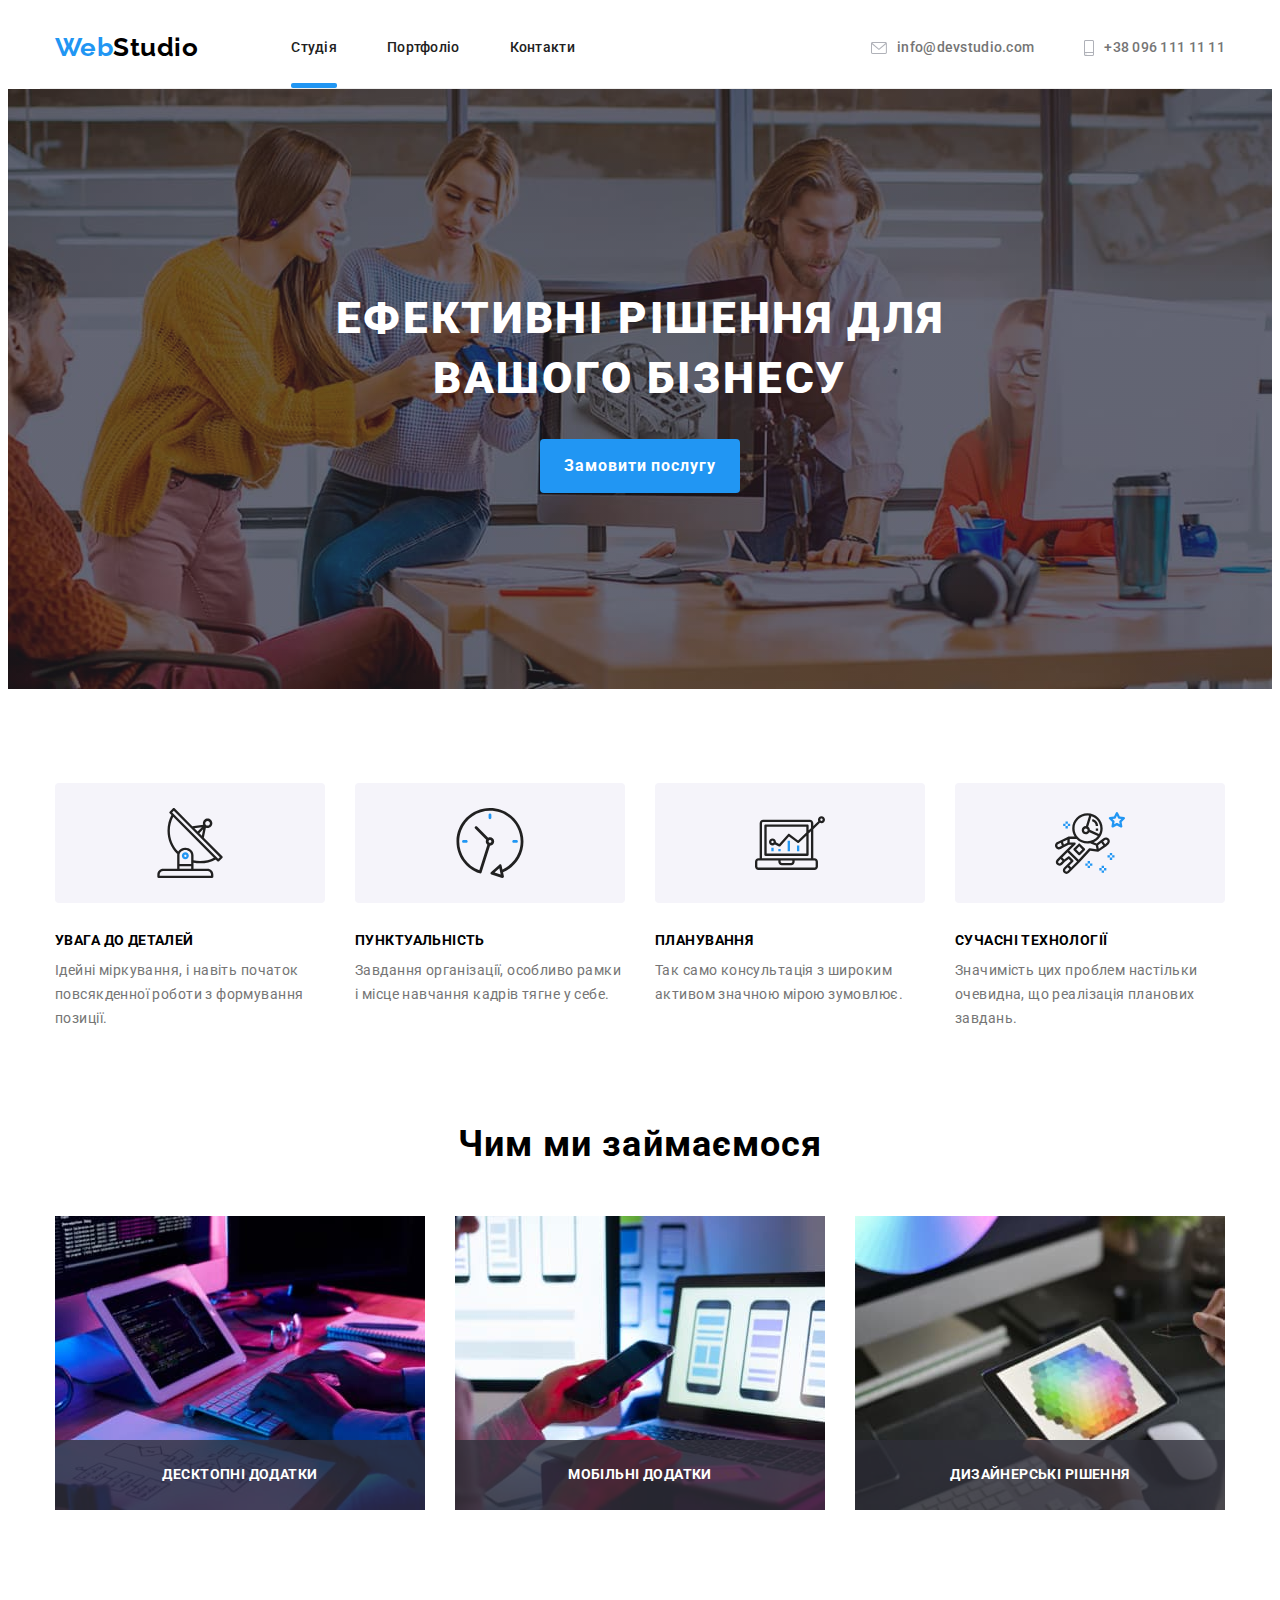
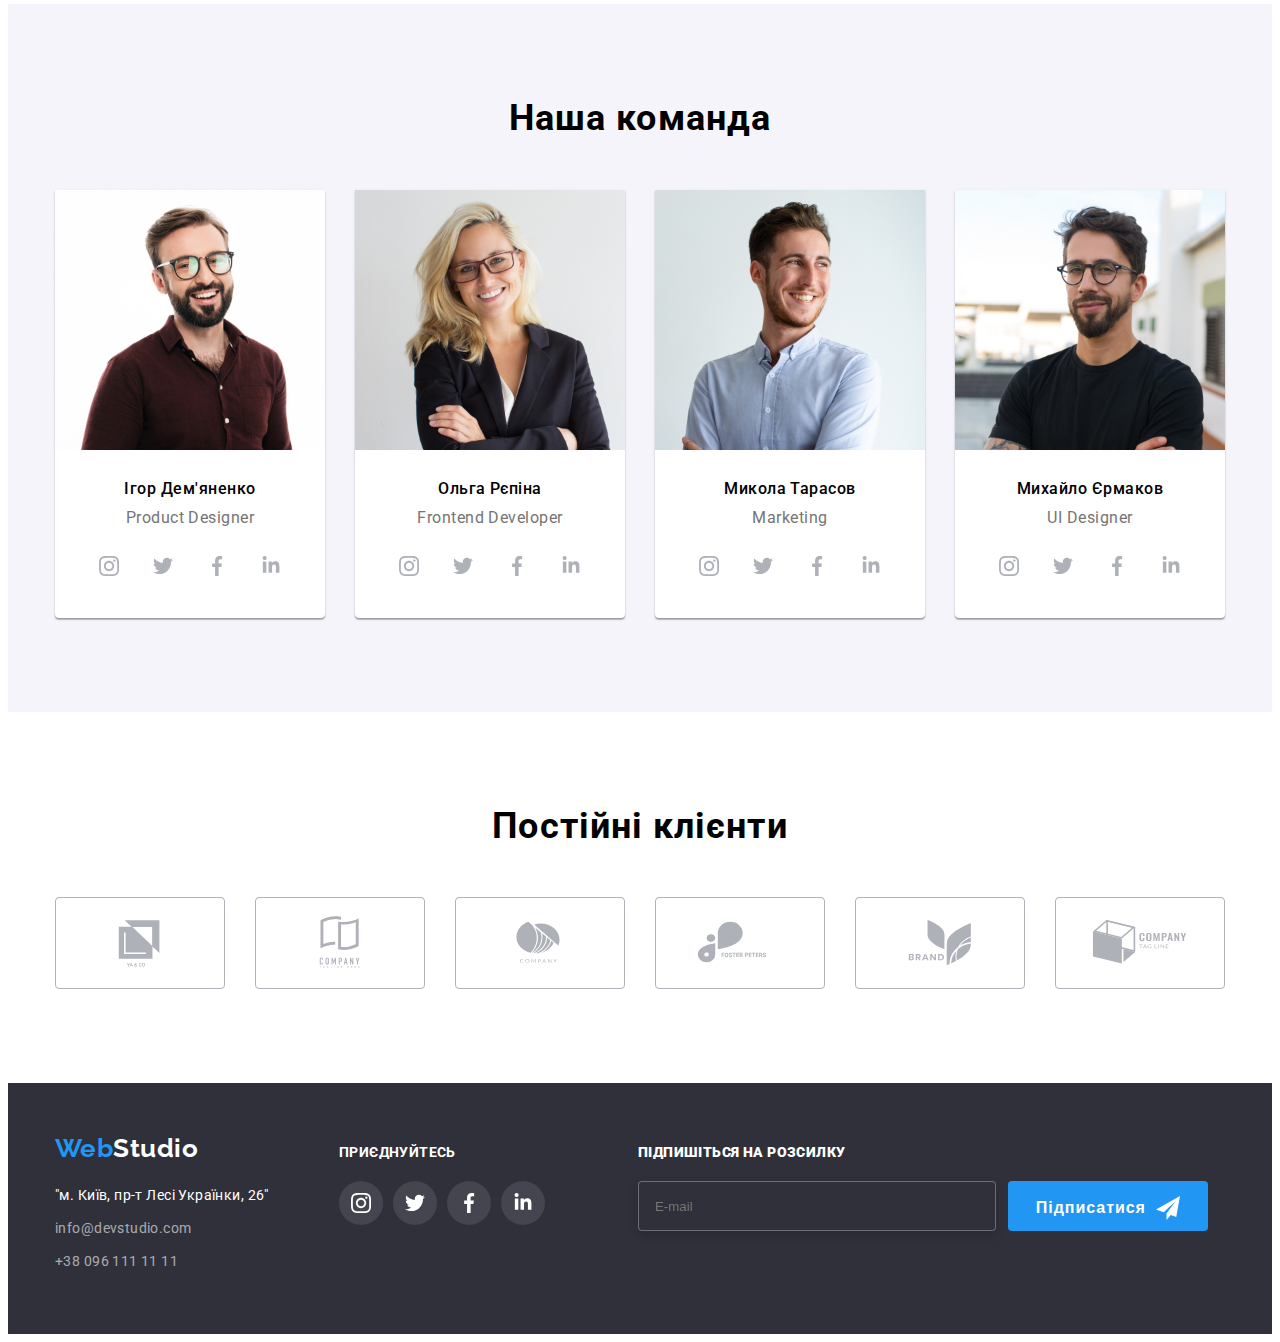
<file: index.html>
<!DOCTYPE html>
<html lang="en">
<head>
    <meta charset="UTF-8">
    <meta http-equiv="X-UA-Compatible" content="IE=edge">
    <meta name="viewport" content="width=device-width, initial-scale=1.0">
    <link href="https://fonts.googleapis.com/css2?family=Raleway:wght@700&family=Roboto:wght@400;500;700;900&display=swap" 
    rel="stylesheet">
    <link rel="stylesheet" href="https://cdnjs.cloudflare.com/ajax/libs/modern-normalize/1.1.0/modern-normalize.min.css" integrity="sha512-wpPYUAdjBVSE4KJnH1VR1HeZfpl1ub8YT/NKx4PuQ5NmX2tKuGu6U/JRp5y+Y8XG2tV+wKQpNHVUX03MfMFn9Q==" crossorigin="anonymous" referrerpolicy="no-referrer" />
    <link rel="stylesheet" href="./css/main.min.css">
    <title>Студія</title>
</head>
<body>
    <!-- Шапка сайту -->
    <header class="page-header">
        
            <nav class=" container main-nav">
            <a href="./index.html" class="logo"><span class="logo__blue">Web</span>Studio</a> 
            <ul class="site-nav list">
                <li class="item"><a href="./index.html"  class="link main-nav-link">Студія</a></li>
                <li class="item"><a href="./portfolio.html" class="link ">Портфоліо</a></li>
                <li class="item"><a href="" class="link ">Контакти</a></li>

            </ul>
            <ul class="auth-nav list">
                <li class="item">
                    <a href="mailto:info@devstudio.com"class="link">
                    <svg
                    class="mail-icons"
                    width="20px"
                    hight="20px">
                        <use href="./images/icons.svg#icon-mail"></use>
                    </svg>
                    info@devstudio.com
                    </a>
                </li>
                <li class="item">
                    <a href="tel:+380961111111" class="link">
                        <svg
                        class="smartphone-icons"
                        width="20px"
                        hight="20px">
                            <use href="./images/icons.svg#icon-smartphone"></use>
                        </svg>   
                        +38 096 111 11 11    
                </a>
                </li>
            </ul>
            </nav>
        
    </header>
    <main>
        <!-- Герой -->
<section class="hero">
    <div class="container">
        <h1 class="hero__titel">Ефективні рішення для <br> вашого бізнесу</h1>
        <button data-modal-open type="button" class="button secondary">Замовити послугу</button>
    </div>
</section>
<!-- Features -->
<section class="section section-features">
    <!-- Hidden titel-->
    <div class="container">
    <h2 class="section-titel visually-hidden">Наші переваги</h2>
    <ul class="list features-list">
        <li class="item">
            <div class="featers-items">
                <svg
                        class="features-links-icons" width="70px" hight="70px">
                        <use href="./images/icons.svg#icon-antenna"></use>
                </svg>
            </div>
            <h3 class="section-titel titel-features">УВАГА ДО ДЕТАЛЕЙ</h3>
            <p class="features">Ідейні міркування, і навіть початок повсякденної роботи з формування позиції.</p>
        </li>
        <li class="item">
            <div class="featers-items">
                <svg
                        class="features-links-icons" width="70px" hight="70px">
                        <use href="./images/icons.svg#icon-clock"></use>
                </svg>
            </div>
            <h3 class="section-titel titel-features">ПУНКТУАЛЬНІСТЬ</h3>
            <p class="features">Завдання організації, особливо рамки і місце навчання кадрів тягне у себе.</p>
        </li>
        <li class="item">
            <div class="featers-items">
                <svg
                        class="features-links-icons" width="70px" hight="70px">
                        <use href="./images/icons.svg#icon-diagram"></use>
                </svg>
            </div>
            <h3 class="section-titel titel-features">ПЛАНУВАННЯ</h3>
            <p class="features">Так само консультація з широким активом значною мірою зумовлює.</p>
        </li>
        <li class="item">
            <div class="featers-items">
                <svg
                        class="features-links-icons" width="70px" hight="70px">
                        <use href="./images/icons.svg#icon-astronaut"></use>
                </svg>
            </div>
            <h3 class="section-titel titel-features">СУЧАСНІ ТЕХНОЛОГІЇ</h3>
            <p class="features">Значимість цих проблем настільки очевидна, що реалізація планових завдань.</p>
        </li>
    </ul>
    </div>  
</section>
<!-- Work -->
<section class="section nopadding-section">
    <div class="container">
    <h2 class="section-titel h2-titel">Чим ми займаємося</h2>
    <ul class="list list-work">
        <div class="list-work-items">
            <li >
                <img src="./images/box1.jpg" alt="Проектуємо" width="370">
                <div class="list-work-name"><h3 class="list-work-titel">Десктопні додатки</h3></div>
            </li>
        </div>
        <div class="list-work-items">
            <li >
                <img src="./images/box2.jpg" alt="Appmobile" width="370">
                <div class="list-work-name"><h3 class="list-work-titel">Мобільні додатки</h3></div>
            </li>
        </div>
        <div class="list-work-items">
            <li >
                <img src="./images/box3.jpg" alt="Дизайн" width="370">
                <div class="list-work-name"><h3 class="list-work-titel">Дизайнерські рішення</h3></div>
            </li>
        </div>
    </ul>
    </div>
</section>
<!-- Team -->
<section class="section team">
    <div class="container">
    <h2 class="section-titel team-titel">Наша команда</h2>
    <ul class="list team__list">
        <li class="team__cards">
            <img src="./images/teamcard1.jpg" alt="Ігор" width="270">
            <div class="team__list-name">
             <h3 class="section-titel team__name">Ігор Дем'яненко</h3>
            <p class="team__job">Product Designer</p> 
             <ul class="social-links list">
                <li class="social-links__items">
                    <a href="" class="social-links__cirl">
                        <svg
                        class="social-links__icons"
                        width="20px"
                        hight="20px">
                            <use href="./images/icons.svg#icon-instagram"></use>
                        </svg>
                    </a>
                </li>
                <li class="social-links__items">
                    <a href="" class="social-links__cirl">
                        <svg
                        class="social-links__icons"
                        width="20px">
                            <use href="./images/icons.svg#icon-twitter"></use>
                        </svg>
                    </a>
                </li>
                <li class="social-links__items">
                    <a href="" class="social-links__cirl">
                        <svg
                        class="social-links__icons"
                        width="20px">
                            <use href="./images/icons.svg#icon-facebook"></use>
                        </svg>
                    </a>
                </li>
                <li class="social-links__items">
                    <a href="" class="social-links__cirl">
                        <svg
                        class="social-links__icons"
                        width="20px">
                            <use href="./images/icons.svg#icon-linkedin"></use>
                        </svg>
                    </a>
                </li>
             </ul>
    </div>
            
        </li>
        <li class="team__cards">
            <img src="./images/teamcard2.jpg" alt="Оля" width="270">
            <div class="team__list-name">
                <h3 class="section-titel team__name">Ольга Рєпіна</h3>
            <p class="team__job">Frontend Developer</p>
            <ul class="social-links list">
                <li class="social-links__items">
                    <a href="" class="social-links__cirl">
                        <svg
                        class="social-links__icons"
                        width="20px"
                        hight="20px">
                            <use href="./images/icons.svg#icon-instagram"></use>
                        </svg>
                    </a>
                </li>
                <li class="social-links__items">
                    <a href="" class="social-links__cirl">
                        <svg
                        class="social-links__icons"
                        width="20px">
                            <use href="./images/icons.svg#icon-twitter"></use>
                        </svg>
                    </a>
                </li>
                <li class="social-links__items">
                    <a href="" class="social-links__cirl">
                        <svg
                        class="social-links__icons"
                        width="20px">
                            <use href="./images/icons.svg#icon-facebook"></use>
                        </svg>
                    </a>
                </li>
                <li class="social-links__items">
                    <a href="" class="social-links__cirl">
                        <svg
                        class="social-links__icons"
                        width="20px">
                            <use href="./images/icons.svg#icon-linkedin"></use>
                        </svg>
                    </a>
                </li>
             </ul>
            </div>
        </li>
        <li class="team__cards">
            <img src="./images/teamcard3.jpg" alt="Микола" width="270">
            <div class="team__list-name">
                <h3 class="section-titel team__name">Микола Тарасов</h3>
            <p class="team__job">Marketing</p>
            <ul class="social-links list">
                <li class="social-links__items">
                    <a href="" class="social-links__cirl">
                        <svg
                        class="social-links__icons"
                        width="20px"
                        hight="20px">
                            <use href="./images/icons.svg#icon-instagram"></use>
                        </svg>
                    </a>
                </li>
                <li class="social-links__items">
                    <a href="" class="social-links__cirl">
                        <svg
                        class="social-links__icons"
                        width="20px">
                            <use href="./images/icons.svg#icon-twitter"></use>
                        </svg>
                    </a>
                </li>
                <li class="social-links__items">
                    <a href="" class="social-links__cirl">
                        <svg
                        class="social-links__icons"
                        width="20px">
                            <use href="./images/icons.svg#icon-facebook"></use>
                        </svg>
                    </a>
                </li>
                <li class="social-links__items">
                    <a href="" class="social-links__cirl">
                        <svg
                        class="social-links__icons"
                        width="20px">
                            <use href="./images/icons.svg#icon-linkedin"></use>
                        </svg>
                    </a>
                </li>
             </ul>
        </div>
        </li>
        <li class="team__cards">
            <img src="./images/teamcard4.jpg" alt="Михайло" width="270">
            <div class="team__list-name">
                <h3 class="section-titel team__name">Михайло Єрмаков</h3>
            <p class="team__job">UI Designer</p>
            <ul class="social-links list">
                <li class="social-links__items">
                    <a href="" class="social-links__cirl">
                        <svg
                        class="social-links__icons"
                        width="20px"
                        hight="20px">
                            <use href="./images/icons.svg#icon-instagram"></use>
                        </svg>
                    </a>
                </li>
                <li class="social-links__items">
                    <a href="" class="social-links__cirl">
                        <svg
                        class="social-links__icons"
                        width="20px">
                            <use href="./images/icons.svg#icon-twitter"></use>
                        </svg>
                    </a>
                </li>
                <li class="social-links__items">
                    <a href="" class="social-links__cirl">
                        <svg
                        class="social-links__icons"
                        width="20px">
                            <use href="./images/icons.svg#icon-facebook"></use>
                        </svg>
                    </a>
                </li>
                <li class="social-links__items">
                    <a href="" class="social-links__cirl">
                        <svg
                        class="social-links__icons"
                        width="20px">
                            <use href="./images/icons.svg#icon-linkedin"></use>
                        </svg>
                    </a>
                </li>
             </ul>
        </div>
        </li>
    </ul>
    </div>
</section>
<!-- Clients -->

<section class=" section clients">
    <div class="container">
        <h2 class="section-titel h2-titel">Постійні клієнти</h2>
        <ul class="list clients-list">
            <li class="clients-items">
                <div class="clients-items">
                    <a href="" class="clients-links">
                        <svg
                            class="clients-links-icons" width="106px" hight="60px">
                            <use href="./images/icons.svg#icon-complogo1"></use>
                        </svg>
                    </a>
                </div>
            </li>
            <li class="clients-items">
                <div class="clients-items">
                    <a href="" class="clients-links">
                        <svg
                            class="clients-links-icons" width="106px" hight="60px">
                            <use href="./images/icons.svg#icon-complogo2"></use>
                    </svg>
                    </a>
                </div>
            </li>
            <li class="clients-items">
                <div class="clients-items">
                    <a href="" class="clients-links">
                        <svg
                            class="clients-links-icons" width="106px" hight="60px">
                            <use href="./images/icons.svg#icon-complogo3"></use>
                    </svg>
                    </a>
                </div>
            </li>
            <li class="clients-items">
                <div class="clients-items">
                    <a href="" class="clients-links">
                        <svg
                            class="clients-links-icons" width="106px" hight="60px">
                            <use href="./images/icons.svg#icon-complogo4"></use>
                    </svg>
                    </a>
                </div>
            </li>
            <li class="clients-items">
                <div class="clients-items">
                   <a href="" class="clients-links">
                     <svg
                            class="clients-links-icons" width="106px" hight="60px">
                            <use href="./images/icons.svg#icon-complogo5"></use>
                    </svg>
                   </a>
                </div>
            </li>
            <li class="clients-items">
                <div class="clients-items">
                   <a href="" class="clients-links">
                     <svg
                            class="clients-links-icons" width="106px" hight="60px">
                            <use href="./images/icons.svg#icon-complogo6"></use>
                    </svg>
                   </a>
                </div>
            </li>
        </ul>
    </div>
</section>
    </main>
    <!-- Footer -->
<footer class="page-footer">
    <div class="container footer-container">

    <div>
        <a href="./index.html" class="logo"><span class="logo__blue">Web</span><span class="logo-wight">Studio</span></a>
    <address>
    <ul class="footer-nav list">
        <li class="item"><a href="м.Київ,пр-тЛесіУкраїнки,26" class="link-address">"м. Київ, пр-т Лесі Українки, 26"</a></li>
        <li class="item"><a href="mailto:info@devstudio.com" class="link-footer">info@devstudio.com</a></li>
        <li class="item"><a href="tel:+380961111111" ></a><span class="link-footer">+38 096 111 11 11</span></li>
    </ul>
    </address>
    </div>
    
    <div class="social-links-footer">
        <B class="footer-logo">приєднуйтесь</B>
        <ul class="social-links list">
            <li class="social-links__items">
                <a href="" class="social-links__cirl">
                    <svg class="social-links__icons" width="20px" hight="20px">
                        <use href="./images/icons.svg#icon-instagram"></use>
                    </svg>
                </a>
            </li>
            <li class="social-links__items">
                <a href="" class="social-links__cirl">
                    <svg
                    class="social-links__icons"
                    width="20px">
                        <use href="./images/icons.svg#icon-twitter"></use>
                    </svg>
                </a>
            </li>
            <li class="social-links__items">
                <a href="" class="social-links__cirl">
                    <svg
                    class="social-links__icons"
                    width="20px">
                        <use href="./images/icons.svg#icon-facebook"></use>
                    </svg>
                </a>
            </li>
            <li class="social-links__items">
                <a href="" class="social-links__cirl">
                    <svg
                    class="social-links__icons"
                    width="20px">
                        <use href="./images/icons.svg#icon-linkedin"></use>
                    </svg>
                </a>
            </li>
         </ul>
    </div>
<div class="footer-form">
    <div class="footer-element">
        <label for="email">
            <b>Підпишіться на розсилку</b>
        </label>

        <div class="footer-email">
            <input type="email" name="email" id="email" placeholder="E-mail">

        <div class="input-wraper">
            <button class="footer-button">
               <div class="button-wraper">
                Підписатися
                <svg
                class="footer-send-icons"
                width="24px">
                <use href="./images/icons.svg#icon-send"></use>
                </svg>
               </div>
            </button>
        </div>
        </div>
    </div>

</div>
    </div>
    </footer>

    <div class="backdrop is-hidden " data-modal>
        <div class="modal">
            <p class="modal-titel">Залиште свої дані, ми вам передзвонимо</p>
            <form action="" class="modal-form">

                <div class="form-element">
                    <label for="name">Ім'я</label>
                    <!-- svg -->
                    <div class="input-wraper">
                    <input type="text" name="name" id="userName">
                    <svg
                    class="modal-name-icons"
                    width="20px">
                    <use href="./images/icons.svg#icon-person"></use>
                    </svg>
                    </div>
                </div>

                <div class="form-element">
                    <label for="tel">Телефон</label>
                    <div class="input-wraper">
                        <input type="tel" name="tel" id="tel">
                        <svg
                        class="modal-name-icons"
                        width="20px">
                        <use href="./images/icons.svg#icon-phone"></use>
                        </svg>
                    </div>
                </div>

                <div class="form-element">
                    <label for="email">Пошта</label>
                    <div class="input-wraper">
                        <input type="email" name="email" id="email">
                        <svg
                        class="modal-name-icons"
                        width="20px">
                        <use href="./images/icons.svg#icon-email-black"></use>
                        </svg>
                    </div>
                </div>

                <div class="form-element">
                    <label for="coment">Коментар</label>
                <textarea name="coment" id="coment" cols="30" rows="10" placeholder="Введіть текст"></textarea>
                </div>

                <div class="accept">
                    <input type="checkbox" id="accept" name="accept" class="visually-hidden" required>

                    
                    <label for="accept" class="label-chexbox">
                        <div class="checkbox">
                            <svg
                             class="checkbox-icons"
                             width="12px">
                             <use href="./images/icons.svg#icon-tick"></use>
                             </svg> 
                         </div>  
                         Погоджуюся з розсилкою та приймаю <a href="" class="accept-link">Умови договору</a></label>
                        
                </div>

                <button class="form-button">Відправити</button>
            </form>
           <button data-modal-close class="button-close">
            <svg
                class="close-icons" width="18px" hight="18px">
                <use href="./images/icons.svg#icon-close"></use>
            </svg>
           </button>

            
        </div>
    </div>

    <script src="./js/modal.js"></script>
</body>
</html>
</file>
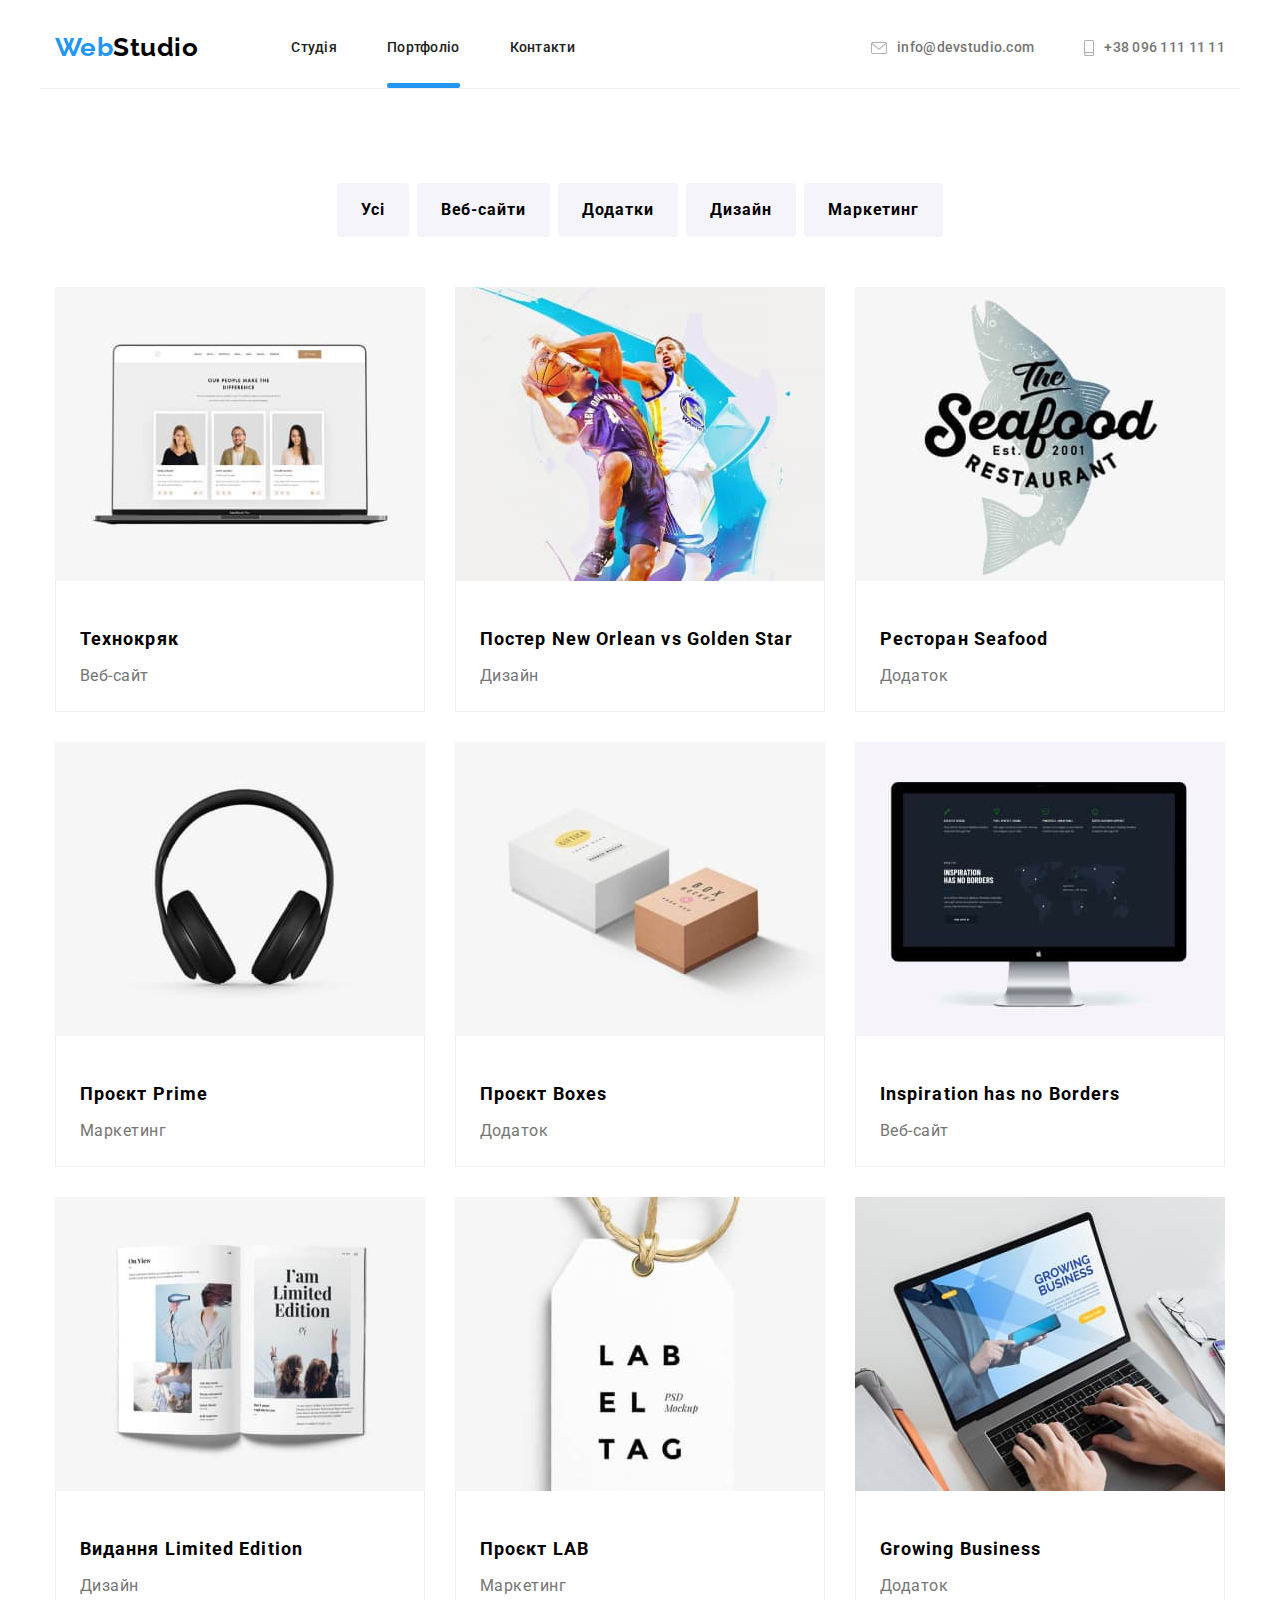
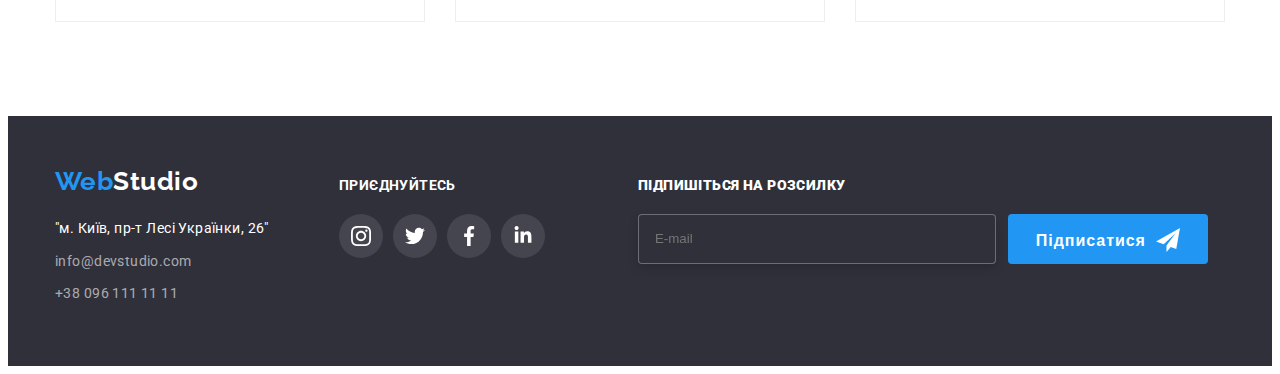
<file: portfolio.html>
<!DOCTYPE html>
<html lang="en">
<head>
    <meta charset="UTF-8">
    <meta http-equiv="X-UA-Compatible" content="IE=edge">
    <meta name="viewport" content="width=device-width, initial-scale=1.0">
        <link href="https://fonts.googleapis.com/css2?family=Raleway:wght@700&family=Roboto:wght@400;500;700;900&display=swap" 
    rel="stylesheet">
    <link rel="stylesheet" href="https://cdnjs.cloudflare.com/ajax/libs/modern-normalize/1.1.0/modern-normalize.min.css" integrity="sha512-wpPYUAdjBVSE4KJnH1VR1HeZfpl1ub8YT/NKx4PuQ5NmX2tKuGu6U/JRp5y+Y8XG2tV+wKQpNHVUX03MfMFn9Q==" crossorigin="anonymous" referrerpolicy="no-referrer" />
    <link rel="stylesheet" href="./css/main.min.css">
    <title>Портфоліо</title>
</head>
<body>
    <header class="page-header">
        
        <nav class=" container main-nav">
        <a href="./index.html" class="logo"><span class="logo__blue">Web</span>Studio</a> 
        <ul class="site-nav list">
            <li class="item"><a href="./index.html"  class="link">Студія</a></li>
            <li class="item"><a href="./portfolio.html" class="link main-nav-link">Портфоліо</a></li>
            <li class="item"><a href="" class="link">Контакти</a></li>

        </ul>
        <ul class="auth-nav list">
            <li class="item">
                <a href="mailto:info@devstudio.com"class="link">
                <svg
                class="mail-icons"
                width="20px"
                hight="20px">
                    <use href="./images/icons.svg#icon-mail"></use>
                </svg>
                info@devstudio.com
                </a>
            </li>
            <li class="item">
                <a href="tel:+380961111111" class="link">
                    <svg
                    class="smartphone-icons"
                    width="20px"
                    hight="20px">
                        <use href="./images/icons.svg#icon-smartphone"></use>
                    </svg>   
                    +38 096 111 11 11    
            </a>
            </li>
        </ul>
        </nav>
    
</header>
   
    <main>
<h1 class="hero-titel visually-hidden">Портфоліо</h1>
<!-- Фільтр портфоліо -->
<section class="section">
    <div class="container">
    <h2 class="section-titel visually-hidden">Перелік портфоліо</h2>
    <ul class="list filter-list">
        <li class="item"><button type="button" class="button ">Усі</button></li>
        <li class="item"><button type="button" class="button ">Веб-сайти</button></li>
        <li class="item"><button type="button" class="button ">Додатки</button></li>
        <li class="item"><button type="button" class="button ">Дизайн</button></li>
        <li class="item"><button type="button" class="button ">Маркетинг</button></li>
    </ul>
    </div>

<!-- Деталі портфоліо -->

    <div class="container">
        <h2 class="section-titel visually-hidden">Деталі портфоліо</h2>
        <ul class="list portfolio-list">
            <li class="portfolio-item">
                <a href="" class="portfolio-links">
                    <div class="portfolio-img">
                        <img src="./images/portfoliocard1.jpg" alt="Технокряк" width="370">
                    
                    <div>
                        <p class="portfolio-card-info">
                            Ресурс пропонує комплексні пропозиції з різним рівнем функціоналу та сервісів. Все це дозволить відвідувачу отримати вичерпні відомості про компанію чи приватну особу.       
                        </p>
                    </div>
                    </div>
                    <div class="portfolio-list-name">
                        <h3 class="section-titel portfolio-titel">Технокряк</h3>
                    <p class="portfolio-descr">Веб-сайт</p>
                    </div>
                </a>
            </li>
            <li class="portfolio-item">
                <a href="" class="portfolio-links">
                    <div class="portfolio-img">
                <img src="./images/portfoliocard2.jpg" alt="Постер New Orlean vs Golden Star" width="370">
                <div>
                    <p class="portfolio-card-info">
                        Ресурс пропонує комплексні пропозиції з різним рівнем функціоналу та сервісів. Все це дозволить відвідувачу отримати вичерпні відомості про компанію чи приватну особу.       
                    </p>
                </div>
                </div>
                <div class="portfolio-list-name">
                    <h3 class="section-titel portfolio-titel">Постер New Orlean vs Golden Star</h3>
                <p class="portfolio-descr">Дизайн</p>
                </div></a>
            </li>
            <li class="portfolio-item">
                <a href="" class="portfolio-links">
                    <div class="portfolio-img">
                
                    <img src="./images/portfoliocard3.jpg" alt="Ресторан Seafood" width="370">
                <div>
                    <p class="portfolio-card-info">
                        Ресурс пропонує комплексні пропозиції з різним рівнем функціоналу та сервісів. Все це дозволить відвідувачу отримати вичерпні відомості про компанію чи приватну особу.       
                    </p>
                </div>
                </div>
                    <div class="portfolio-list-name">
                    <h3 class="section-titel portfolio-titel">Ресторан Seafood</h3>
                <p class="portfolio-descr">Додаток</p>
                </div></a>
            </li>
            <li class="portfolio-item">
                <a href="" class="portfolio-links">
                    <div class="portfolio-img">
                
                    <img src="./images/portfoliocard4.jpg" alt="Проєкт Prime" width="370">
                <div>
                    <p class="portfolio-card-info">
                        Ресурс пропонує комплексні пропозиції з різним рівнем функціоналу та сервісів. Все це дозволить відвідувачу отримати вичерпні відомості про компанію чи приватну особу.       
                    </p>
                </div>
                </div>
                    <div class="portfolio-list-name">
                    <h3 class="section-titel portfolio-titel">Проєкт Prime</h3>
                <p class="portfolio-descr">Маркетинг</p>
                </div></a>
            </li>
            <li class="portfolio-item">
                <a href="" class="portfolio-links">
                    <div class="portfolio-img">
                
                    <img src="./images/portfoliocard5.jpg" alt="Проєкт Boxes" width="370">
                <div>
                    <p class="portfolio-card-info">
                        Ресурс пропонує комплексні пропозиції з різним рівнем функціоналу та сервісів. Все це дозволить відвідувачу отримати вичерпні відомості про компанію чи приватну особу.       
                    </p>
                </div>
                </div>
                    <div class="portfolio-list-name">
                    <h3 class="section-titel portfolio-titel">Проєкт Boxes</h3>
                <p class="portfolio-descr">Додаток</p>
                </div></a>
            </li>
            <li class="portfolio-item">
                <a href="" class="portfolio-links">
                    <div class="portfolio-img">
                
                    <img src="./images/portfoliocard6.jpg" alt="Inspiration has no Borders" width="370">
                <div>
                    <p class="portfolio-card-info">
                        Ресурс пропонує комплексні пропозиції з різним рівнем функціоналу та сервісів. Все це дозволить відвідувачу отримати вичерпні відомості про компанію чи приватну особу.       
                    </p>
                </div>
                </div>
                    <div class="portfolio-list-name">
                    <h3 class="section-titel portfolio-titel">Inspiration has no Borders</h3>
                <p class="portfolio-descr">Веб-сайт</p>
                </div></a>
            </li>
            <li class="portfolio-item">
                <a href="" class="portfolio-links">
                    <div class="portfolio-img">
                
                    <img src="./images/portfoliocard7.jpg" alt="Видання Limited Edition" width="370">
                <div>
                    <p class="portfolio-card-info">
                        Ресурс пропонує комплексні пропозиції з різним рівнем функціоналу та сервісів. Все це дозволить відвідувачу отримати вичерпні відомості про компанію чи приватну особу.       
                    </p>
                </div>
                </div>
                    <div class="portfolio-list-name">
                    <h3 class="section-titel portfolio-titel">Видання Limited Edition</h3>
                <p class="portfolio-descr">Дизайн</p>
                </div></a>
            </li>
            <li class="portfolio-item">
                <a href="" class="portfolio-links">
                    <div class="portfolio-img">
                
                    <img src="./images/portfoliocard8.jpg" alt="Проєкт LAB" width="370">
                <div>
                    <p class="portfolio-card-info">
                        Ресурс пропонує комплексні пропозиції з різним рівнем функціоналу та сервісів. Все це дозволить відвідувачу отримати вичерпні відомості про компанію чи приватну особу.       
                    </p>
                </div>
                </div>
                    <div class="portfolio-list-name">
                    <h3 class="section-titel portfolio-titel">Проєкт LAB</h3>
                <p class="portfolio-descr">Маркетинг</p>
                </div></a>
            </li>
            <li class="portfolio-item">
                <a href="" class="portfolio-links">
                    <div class="portfolio-img">
                
                    <img src="./images/portfoliocard9.jpg" alt="Growing Business" width="370">
                <div>
                    <p class="portfolio-card-info">
                        Ресурс пропонує комплексні пропозиції з різним рівнем функціоналу та сервісів. Все це дозволить відвідувачу отримати вичерпні відомості про компанію чи приватну особу.       
                    </p>
                </div>
                </div>
                    <div class="portfolio-list-name">
                    <h3 class="section-titel portfolio-titel">Growing Business</h3>
                <p class="portfolio-descr">Додаток</p>
                </div></a>
            </li>
        </ul>
    </div>
</section>
    </main>
    <!-- Підвал -->
<footer class="page-footer">
    <div class="container footer-container">

        <div>
            <a href="./index.html" class="logo"><span class="logo__blue">Web</span><span
                    class="logo-wight">Studio</span></a>
            <address>
                <ul class="footer-nav list">
                    <li class="item"><a href="м.Київ,пр-тЛесіУкраїнки,26" class="link-address">"м. Київ, пр-т Лесі
                            Українки, 26"</a></li>
                    <li class="item"><a href="mailto:info@devstudio.com" class="link-footer">info@devstudio.com</a></li>
                    <li class="item"><a href="tel:+380961111111"></a><span class="link-footer">+38 096 111 11 11</span>
                    </li>
                </ul>
            </address>
        </div>

        <div class="social-links-footer">
            <B class="footer-logo">приєднуйтесь</B>
            <ul class="social-links list">
                <li class="social-links__items">
                    <a href="" class="social-links__cirl">
                        <svg class="social-links__icons" width="20px" hight="20px">
                            <use href="./images/icons.svg#icon-instagram"></use>
                        </svg>
                    </a>
                </li>
                <li class="social-links__items">
                    <a href="" class="social-links__cirl">
                        <svg class="social-links__icons" width="20px">
                            <use href="./images/icons.svg#icon-twitter"></use>
                        </svg>
                    </a>
                </li>
                <li class="social-links__items">
                    <a href="" class="social-links__cirl">
                        <svg class="social-links__icons" width="20px">
                            <use href="./images/icons.svg#icon-facebook"></use>
                        </svg>
                    </a>
                </li>
                <li class="social-links__items">
                    <a href="" class="social-links__cirl">
                        <svg class="social-links__icons" width="20px">
                            <use href="./images/icons.svg#icon-linkedin"></use>
                        </svg>
                    </a>
                </li>
            </ul>
        </div>
        <div class="footer-form">
            <div class="footer-element">
                <label for="email">
                    <b>Підпишіться на розсилку</b>
                </label>

                <div class="footer-email">
                    <input type="email" name="email" id="email" placeholder="E-mail">

                    <div class="input-wraper">
                        <button class="footer-button">
                            <div class="button-wraper">
                                Підписатися
                                <svg class="footer-send-icons" width="24px">
                                    <use href="./images/icons.svg#icon-send"></use>
                                </svg>
                            </div>
                        </button>
                    </div>
                </div>
            </div>

        </div>
    </div>
</footer>
</body>
</html>
</file>
<file: css/main.min.css>
*{-webkit-box-sizing:border-box;box-sizing:border-box}:root{--primary-acent-color: #2196F3;--title-test-color: #757575;--section-titel-color: #000000;--primary-link-color: #212121;--hero-titel-color: #FFFFFF;--link-footer-color: rgba(255, 255, 255, 0.6);--indent: 30px;--items: 3;--bghero: rgba(47, 48, 58, 0.4) }body{background-color:var(--hero-titel-color);color:var(--title-test-color);font-family:Roboto,sans-serif;letter-spacing:.03em}h1,h2,h3,ul,p{margin:0}ul{padding-left:0}img{display:block}.container{width:1200px;margin:0 auto;padding-left:15px;padding-right:15px}.section{padding-top:94px;padding-bottom:94px}.visually-hidden{position:absolute;width:1px;height:1px;margin:-1px;border:0;padding:0;white-space:nowrap;-webkit-clip-path:inset(100%);clip-path:inset(100%);clip:rect(0 0 0 0);overflow:hidden}.list{list-style:none;display:block}.logo{color:#000}.logo__blue{color:#2196f3}.logo,.logo__blue{font-size:26px;font-weight:700;line-height:1.2;font-family:"Raleway";text-decoration:none}.main-nav{display:-webkit-box;display:-ms-flexbox;display:flex;-webkit-box-align:center;-ms-flex-align:center;align-items:center;border-bottom:1px solid #eee}.site-nav{display:-webkit-box;display:-ms-flexbox;display:flex;margin-left:93px}.site-nav .item:not(:last-child){margin-right:50px}.site-nav .link,.footer-nav .link{display:block;padding-top:32px;padding-bottom:32px;color:var(--primary-link-color);font-family:"Roboto";font-size:14px;line-height:1.14;letter-spacing:.02em;font-weight:500;text-decoration:none;-webkit-transition:color 250ms cubic-bezier(0.4, 0, 0.2, 1);transition:color 250ms cubic-bezier(0.4, 0, 0.2, 1);position:relative}.site-nav .link:hover,.site-nav .link:focus{color:var(--primary-acent-color)}.main-nav-link::after{content:"";position:absolute;bottom:0;left:0;display:block;width:100%;height:5px;background-color:var(--primary-acent-color);border-radius:2px}.auth-nav{display:-webkit-box;display:-ms-flexbox;display:flex;margin-left:auto}.auth-nav .item+.item{margin-left:50px}.auth-nav .link{color:var(--title-test-color);font-family:"Roboto";font-size:14px;line-height:1.14;letter-spacing:.02em;font-weight:500;text-decoration:none;-webkit-transition:color 250ms cubic-bezier(0.4, 0, 0.2, 1);transition:color 250ms cubic-bezier(0.4, 0, 0.2, 1)}.mail-icons{fill:#afb1b8;width:16px;height:12px;margin-right:10px;-webkit-transition:fill 250ms cubic-bezier(0.4, 0, 0.2, 1);transition:fill 250ms cubic-bezier(0.4, 0, 0.2, 1)}.smartphone-icons{fill:#afb1b8;width:10px;height:16px;margin-right:10px;-webkit-transition:fill 250ms cubic-bezier(0.4, 0, 0.2, 1);transition:fill 250ms cubic-bezier(0.4, 0, 0.2, 1)}.link{display:-webkit-box;display:-ms-flexbox;display:flex;-webkit-box-pack:center;-ms-flex-pack:center;justify-content:center;-webkit-box-align:center;-ms-flex-align:center;align-items:center}.auth-nav .link:hover,.auth-nav .link:focus,.auth-nav .link:hover svg,.auth-nav .link:focus svg{color:var(--primary-acent-color);fill:var(--primary-acent-color)}.hero{max-width:1600px;height:600px;background-color:#2f303a;background-image:-webkit-gradient(linear, left top, right top, from(var(--bghero)), to(var(--bghero))),url(../images/background.jpg);background-image:linear-gradient(to right, var(--bghero), var(--bghero)),url(../images/background.jpg);background-repeat:no-repeat;background-position:center;background-size:1600px;text-align:center;padding-top:200px;padding-bottom:200px;margin:0 auto}.hero__titel{font-size:44px;font-weight:900;line-height:1.36;color:#fff;letter-spacing:.06em;text-transform:uppercase;padding-bottom:30px}.featers-items{width:270px;height:120px;background-color:#f5f4fa;border-radius:4px;display:-webkit-box;display:-ms-flexbox;display:flex}.features-links-icons{margin:auto;width:70px;height:70px}.features-list,.list-work,.team__list{display:-webkit-box;display:-ms-flexbox;display:flex;-ms-flex-wrap:wrap;flex-wrap:wrap;-webkit-box-pack:justify;-ms-flex-pack:justify;justify-content:space-between}.features-list .item{width:270px}.titel-features{margin-bottom:10px;margin-top:30px}.section-titel{color:var(--section-titel-color);font-size:14px;font-weight:700;line-height:1.14;letter-spacing:.03em;text-transform:uppercase}.list-work-items{position:relative}.list-work-titel{color:var(--hero-titel-color);font-weight:700;font-size:14px;line-height:1.14;letter-spacing:.03em;text-transform:uppercase;text-align:center}.list-work-name{position:absolute;bottom:0;right:0;width:100%;background-color:rgba(47,48,58,.8);height:70px;display:-webkit-box;display:-ms-flexbox;display:flex;-webkit-box-pack:center;-ms-flex-pack:center;justify-content:center;-webkit-box-align:center;-ms-flex-align:center;align-items:center}.features{font-size:14px;line-height:1.7;letter-spacing:.03em}.h2-titel,.team-titel{margin-bottom:50px;font-weight:700;font-size:36px;line-height:1.16;text-align:center;letter-spacing:.03em;text-transform:none}.nopadding-section{padding-top:0}.team{background-color:#f5f4fa;padding-bottom:94px}.team__list{text-align:center}.team__cards{-webkit-box-shadow:0px 1px 3px rgba(0,0,0,.12),0px 1px 1px rgba(0,0,0,.14),0px 2px 1px rgba(0,0,0,.2);box-shadow:0px 1px 3px rgba(0,0,0,.12),0px 1px 1px rgba(0,0,0,.14),0px 2px 1px rgba(0,0,0,.2);border-radius:0px 0px 4px 4px;background-color:var(--hero-titel-color)}.team__name{font-weight:500;font-size:16px;line-height:1.18;letter-spacing:.03em;text-transform:none}.team__job{font-size:16px;line-height:1.18;letter-spacing:.03em;text-transform:none;margin-top:10px;padding-bottom:16px}.team__list-name{padding-top:30px;padding-bottom:30px}.social-links{gap:10px;display:-webkit-box;display:-ms-flexbox;display:flex;-webkit-box-pack:center;-ms-flex-pack:center;justify-content:center}.social-links__cirl{display:-webkit-box;display:-ms-flexbox;display:flex;-webkit-box-pack:center;-ms-flex-pack:center;justify-content:center;width:44px;height:44px;border-radius:50%;-webkit-transition:background-color 250ms cubic-bezier(0.4, 0, 0.2, 1);transition:background-color 250ms cubic-bezier(0.4, 0, 0.2, 1)}.social-links__icons{fill:#afb1b8;width:20px;height:20px;margin:auto;-webkit-transition:fill 250ms cubic-bezier(0.4, 0, 0.2, 1);transition:fill 250ms cubic-bezier(0.4, 0, 0.2, 1)}.social-links__cirl:hover,.social-links__cirl:focus{fill:var(--hero-titel-color);background-color:var(--primary-acent-color)}.social-links__cirl:hover svg,.social-links__cirl:focus svg{fill:var(--hero-titel-color)}.clients-list{gap:30px;display:-webkit-box;display:-ms-flexbox;display:flex;-webkit-box-pack:center;-ms-flex-pack:center;justify-content:center}.clients-links{border:1px solid #afb1b8;border-radius:4px;width:170px;height:92px;margin:auto;display:-webkit-box;display:-ms-flexbox;display:flex;-webkit-box-pack:center;-ms-flex-pack:center;justify-content:center;-webkit-transition:border-color 250ms cubic-bezier(0.4, 0, 0.2, 1);transition:border-color 250ms cubic-bezier(0.4, 0, 0.2, 1)}.clients-links svg{-webkit-transition:fill 250ms cubic-bezier(0.4, 0, 0.2, 1);transition:fill 250ms cubic-bezier(0.4, 0, 0.2, 1)}.clients-links-icons{width:106px;height:60px;fill:#afb1b8;margin:auto}.clients-links:hover,.clients-links:focus{fill:var(--primary-acent-color);border-color:var(--primary-acent-color)}.clients-links:hover svg,.clients-links:focus svg{fill:var(--primary-acent-color)}.page-footer{background-color:#2f303a}.logo-wight,.link-address{color:#fff}.link-address,.link-footer{font-weight:400;font-size:14px;font-style:normal;line-height:1.7;letter-spacing:.03em;text-decoration:none}.link-footer{color:rgba(255,255,255,.6)}.footer-nav{margin-top:20px}.footer-nav .item+.item{margin-top:9px}.footer-logo{color:var(--hero-titel-color);font-weight:700;font-size:14px;line-height:1.14;letter-spacing:.03em;text-transform:uppercase;margin-bottom:20px;display:block}.footer-container{display:-webkit-box;display:-ms-flexbox;display:flex;-webkit-box-align:baseline;-ms-flex-align:baseline;align-items:baseline}.social-links-footer{margin-left:70px}.social-links-footer .social-links__cirl{background:rgba(255,255,255,.1)}.social-links-footer .social-links__icons{fill:var(--hero-titel-color)}.social-links-footer .social-links__cirl:hover,.social-links-footer .social-links__cirl:focus{background:var(--primary-acent-color)}.filter-list{display:-webkit-box;display:-ms-flexbox;display:flex;-ms-flex-wrap:wrap;flex-wrap:wrap;-webkit-box-pack:center;-ms-flex-pack:center;justify-content:center;padding-bottom:50px}.filter-list .item+.item{margin-left:8px}.button{color:#000;background-color:#f5f4fa;display:inline-block;padding:12px 24px;font-family:inherit;cursor:pointer;font-weight:700;font-size:16px;line-height:1.87;letter-spacing:.06em;border:2px;border-radius:4px;border-color:#2196f3;-webkit-transition:color 250ms cubic-bezier(0.4, 0, 0.2, 1),background-color 250ms cubic-bezier(0.4, 0, 0.2, 1),border-color 250ms cubic-bezier(0.4, 0, 0.2, 1),-webkit-box-shadow 250ms cubic-bezier(0.4, 0, 0.2, 1);transition:color 250ms cubic-bezier(0.4, 0, 0.2, 1),background-color 250ms cubic-bezier(0.4, 0, 0.2, 1),border-color 250ms cubic-bezier(0.4, 0, 0.2, 1),-webkit-box-shadow 250ms cubic-bezier(0.4, 0, 0.2, 1);transition:color 250ms cubic-bezier(0.4, 0, 0.2, 1),background-color 250ms cubic-bezier(0.4, 0, 0.2, 1),border-color 250ms cubic-bezier(0.4, 0, 0.2, 1),box-shadow 250ms cubic-bezier(0.4, 0, 0.2, 1);transition:color 250ms cubic-bezier(0.4, 0, 0.2, 1),background-color 250ms cubic-bezier(0.4, 0, 0.2, 1),border-color 250ms cubic-bezier(0.4, 0, 0.2, 1),box-shadow 250ms cubic-bezier(0.4, 0, 0.2, 1),-webkit-box-shadow 250ms cubic-bezier(0.4, 0, 0.2, 1)}.button.primary{color:#2196f3;background-color:#fff}.button.secondary{color:#fff;background-color:#2196f3;border:2px;border-radius:4px;border-color:#2196f3;font-weight:700;font-size:16px;line-height:1.87;letter-spacing:.06em}.button:hover,.button:focus{color:var(--hero-titel-color);background-color:var(--primary-acent-color);border-color:var(--primary-acent-color);-webkit-box-shadow:0px 3px 1px rgba(0,0,0,.1),0px 1px 2px rgba(0,0,0,.08),0px 2px 2px rgba(0,0,0,.12);box-shadow:0px 3px 1px rgba(0,0,0,.1),0px 1px 2px rgba(0,0,0,.08),0px 2px 2px rgba(0,0,0,.12)}.button.button.secondary:hover,.button.button.secondary:focus{color:var(--section-titel-color);background-color:#f5f4fa;border-color:#f5f4fa}.portfolio-titel{font-weight:700;font-size:18px;line-height:2;letter-spacing:.06em;text-transform:none}.portfolio-descr{font-size:16px;line-height:1.87;letter-spacing:.03em;text-transform:none;color:var(--title-test-color)}.portfolio-list{display:-webkit-box;display:-ms-flexbox;display:flex;-ms-flex-wrap:wrap;flex-wrap:wrap;-webkit-box-pack:justify;-ms-flex-pack:justify;justify-content:space-between;gap:var(--indent)}.portfolio-img{position:relative;overflow:hidden}.portfolio-card-info{font-weight:400;font-size:18px;line-height:1.55;letter-spacing:.03em;color:var(--hero-titel-color);background-color:rgba(33,150,243,.9);padding:63px 24px;width:100%;height:100%;position:absolute;top:0;left:0;-webkit-transform:translateY(101%);transform:translateY(101%);-webkit-transition:-webkit-transform 250ms cubic-bezier(0.4, 0, 0.2, 1);transition:-webkit-transform 250ms cubic-bezier(0.4, 0, 0.2, 1);transition:transform 250ms cubic-bezier(0.4, 0, 0.2, 1);transition:transform 250ms cubic-bezier(0.4, 0, 0.2, 1), -webkit-transform 250ms cubic-bezier(0.4, 0, 0.2, 1)}.portfolio-titel{margin-top:20px;margin-bottom:4px}.page-footer{padding-top:50px;padding-bottom:60px}.portfolio-list-name{padding:20px 24px;border:1px solid #eee;border-top:none}.portfolio-item{-ms-flex-preferred-size:calc((100% - var(--indent)*(var(--items) - 1))/var(--items));flex-basis:calc((100% - var(--indent)*(var(--items) - 1))/var(--items))}.portfolio-links{display:block;text-decoration:none;-webkit-transition:-webkit-box-shadow 250ms cubic-bezier(0.4, 0, 0.2, 1);transition:-webkit-box-shadow 250ms cubic-bezier(0.4, 0, 0.2, 1);transition:box-shadow 250ms cubic-bezier(0.4, 0, 0.2, 1);transition:box-shadow 250ms cubic-bezier(0.4, 0, 0.2, 1), -webkit-box-shadow 250ms cubic-bezier(0.4, 0, 0.2, 1)}.portfolio-links:focus,.portfolio-links:hover{-webkit-box-shadow:0px 1px 1px rgba(0,0,0,.12),0px 4px 4px rgba(0,0,0,.06),1px 4px 6px rgba(0,0,0,.16);box-shadow:0px 1px 1px rgba(0,0,0,.12),0px 4px 4px rgba(0,0,0,.06),1px 4px 6px rgba(0,0,0,.16)}.portfolio-item:hover .portfolio-card-info,.portfolio-links:focus .portfolio-card-info{-webkit-transform:translateY(0);transform:translateY(0)}.backdrop{position:fixed;top:0;left:0;width:100%;height:100%;background-color:rgba(0,0,0,.2);-webkit-transition:opacity 250ms cubic-bezier(0.4, 0, 0.2, 1);transition:opacity 250ms cubic-bezier(0.4, 0, 0.2, 1);opacity:1}.backdrop.is-hidden{opacity:0;pointer-events:none}.backdrop.is-hidden .modal{-webkit-transform:translate(-50%, -50%) scale(0.5);transform:translate(-50%, -50%) scale(0.5)}.modal{position:absolute;top:50%;left:50%;-webkit-transform:translate(-50%, -50%) scale(1);transform:translate(-50%, -50%) scale(1);width:528px;height:581px;background-color:#fff;-webkit-transition:-webkit-transform 250ms cubic-bezier(0.4, 0, 0.2, 1);transition:-webkit-transform 250ms cubic-bezier(0.4, 0, 0.2, 1);transition:transform 250ms cubic-bezier(0.4, 0, 0.2, 1);transition:transform 250ms cubic-bezier(0.4, 0, 0.2, 1), -webkit-transform 250ms cubic-bezier(0.4, 0, 0.2, 1)}.modal-titel{text-align:center;font-weight:700;font-size:20px;line-height:1.15;letter-spacing:.03em;color:#212121;margin:40px 40px 12px 40px}.modal-form{margin:12px 40px 20px 40px}.form-element{display:-webkit-box;display:-ms-flexbox;display:flex;-webkit-box-orient:vertical;-webkit-box-direction:normal;-ms-flex-direction:column;flex-direction:column;margin-bottom:10px;position:relative}.form-element label{margin-bottom:4px;font-size:12px;line-height:14px;letter-spacing:.01em;color:#757575}.form-element input{border:1px solid rgba(33,33,33,.2);border-radius:4px;width:448px;height:40px;padding-left:42px;-webkit-transition:border-color 250ms cubic-bezier(0.4, 0, 0.2, 1);transition:border-color 250ms cubic-bezier(0.4, 0, 0.2, 1);outline:none}.form-element textarea{resize:none;width:448px;height:120px;border:1px solid rgba(33,33,33,.2);border-radius:4px;font-size:12px;line-height:14px;letter-spacing:.01em;color:rgba(117,117,117,.5);padding:12px 16px;-webkit-transition:border-color 250ms cubic-bezier(0.4, 0, 0.2, 1);transition:border-color 250ms cubic-bezier(0.4, 0, 0.2, 1);outline:none}.form-element input:hover,.form-element input:focus,.form-element textarea:hover,.form-element textarea:focus,.footer-element input:hover,.footer-element input:focus{border-color:#2196f3}.accept{margin:20px 11px 30px 12px;width:425px;height:24px}.accept label{font-size:14px;line-height:1.71;letter-spacing:.03em;color:#757575}.accept-link{color:#2196f3}.form-button{width:200px;height:50px;color:#fff;background-color:#2196f3;border-radius:4px;border-color:#2196f3;font-weight:700;font-size:16px;line-height:1.87;letter-spacing:.06em;border:2px;color:#fff;cursor:pointer;display:inline-block;padding:12px 24px;margin-left:124px;margin-right:124px;-webkit-transition:color 250ms cubic-bezier(0.4, 0, 0.2, 1),background-color 250ms cubic-bezier(0.4, 0, 0.2, 1),border-color 250ms cubic-bezier(0.4, 0, 0.2, 1),-webkit-box-shadow 250ms cubic-bezier(0.4, 0, 0.2, 1);transition:color 250ms cubic-bezier(0.4, 0, 0.2, 1),background-color 250ms cubic-bezier(0.4, 0, 0.2, 1),border-color 250ms cubic-bezier(0.4, 0, 0.2, 1),-webkit-box-shadow 250ms cubic-bezier(0.4, 0, 0.2, 1);transition:color 250ms cubic-bezier(0.4, 0, 0.2, 1),background-color 250ms cubic-bezier(0.4, 0, 0.2, 1),border-color 250ms cubic-bezier(0.4, 0, 0.2, 1),box-shadow 250ms cubic-bezier(0.4, 0, 0.2, 1);transition:color 250ms cubic-bezier(0.4, 0, 0.2, 1),background-color 250ms cubic-bezier(0.4, 0, 0.2, 1),border-color 250ms cubic-bezier(0.4, 0, 0.2, 1),box-shadow 250ms cubic-bezier(0.4, 0, 0.2, 1),-webkit-box-shadow 250ms cubic-bezier(0.4, 0, 0.2, 1)}.form-button:hover,.form-button:focus,.footer-button:hover,.footer-button:focus{color:#000;background-color:#f5f4fa;border-color:#f5f4fa;-webkit-box-shadow:0px 4px 4px rgba(0,0,0,.15);box-shadow:0px 4px 4px rgba(0,0,0,.15)}.input-wraper{position:relative}.form-element svg{position:absolute;top:50%;left:12px;height:18px;width:18px;translate:0 -50%;-webkit-transition:fill 250ms cubic-bezier(0.4, 0, 0.2, 1);transition:fill 250ms cubic-bezier(0.4, 0, 0.2, 1)}.form-element input:hover+svg,.form-element input:focus+svg{fill:#2196f3}.label-chexbox{display:-webkit-box;display:-ms-flexbox;display:flex;-webkit-box-align:center;-ms-flex-align:center;align-items:center}.checkbox{width:15px;height:15px;border:2px solid #212121;border-radius:3px;display:-webkit-box;display:-ms-flexbox;display:flex;margin-right:7px}.checkbox-icons{width:12px;height:12px}.accept input:checked+label .checkbox{background:#2196f3;border:2px solid #2196f3}.close-icons{margin:auto;width:18px;height:18px;fill:#000;-webkit-transition:fill 250ms cubic-bezier(0.4, 0, 0.2, 1);transition:fill 250ms cubic-bezier(0.4, 0, 0.2, 1)}.button-close{position:absolute;top:8px;right:8px;height:30px;width:30px;border-radius:50%;background:#fff;border:1px solid rgba(0,0,0,.1);display:-webkit-box;display:-ms-flexbox;display:flex;-ms-flex-line-pack:center;align-content:center;cursor:pointer}.button-close:hover svg,.button-close:focus svg{fill:#2196f3}.footer-form{margin-left:93px}.footer-element label{margin-bottom:20px;font-weight:700;font-size:14px;line-height:1.14;letter-spacing:.03em;text-transform:uppercase;color:#fff}.footer-element input{width:358px;height:50px;color:rgba(255,255,255,.6);border:1px solid rgba(255,255,255,.3);-webkit-filter:drop-shadow(0px 4px 4px rgba(0, 0, 0, 0.15));filter:drop-shadow(0px 4px 4px rgba(0, 0, 0, 0.15));border-radius:4px;outline:none;background:#2f303a;padding-left:16px;-webkit-transition:border-color 250ms cubic-bezier(0.4, 0, 0.2, 1);transition:border-color 250ms cubic-bezier(0.4, 0, 0.2, 1)}.footer-send-icons{width:24px;height:24px;margin-left:10px;display:-webkit-box;display:-ms-flexbox;display:flex}.footer-button{width:200px;height:50px;color:var(--hero-titel-color);background-color:#2196f3;border-radius:4px;border-color:var(--primary-acent-color);font-weight:700;font-size:16px;line-height:1.87;letter-spacing:.06em;border:2px;color:#fff;cursor:pointer;padding:12px 24px;margin-left:12px;-webkit-transition:color 250ms cubic-bezier(0.4, 0, 0.2, 1),background-color 250ms cubic-bezier(0.4, 0, 0.2, 1),border-color 250ms cubic-bezier(0.4, 0, 0.2, 1),-webkit-box-shadow 250ms cubic-bezier(0.4, 0, 0.2, 1);transition:color 250ms cubic-bezier(0.4, 0, 0.2, 1),background-color 250ms cubic-bezier(0.4, 0, 0.2, 1),border-color 250ms cubic-bezier(0.4, 0, 0.2, 1),-webkit-box-shadow 250ms cubic-bezier(0.4, 0, 0.2, 1);transition:color 250ms cubic-bezier(0.4, 0, 0.2, 1),background-color 250ms cubic-bezier(0.4, 0, 0.2, 1),border-color 250ms cubic-bezier(0.4, 0, 0.2, 1),box-shadow 250ms cubic-bezier(0.4, 0, 0.2, 1);transition:color 250ms cubic-bezier(0.4, 0, 0.2, 1),background-color 250ms cubic-bezier(0.4, 0, 0.2, 1),border-color 250ms cubic-bezier(0.4, 0, 0.2, 1),box-shadow 250ms cubic-bezier(0.4, 0, 0.2, 1),-webkit-box-shadow 250ms cubic-bezier(0.4, 0, 0.2, 1)}.button-wraper{display:-webkit-box;display:-ms-flexbox;display:flex;-webkit-box-pack:center;-ms-flex-pack:center;justify-content:center;-webkit-box-align:center;-ms-flex-align:center;align-items:center}.footer-element{display:-webkit-box;display:-ms-flexbox;display:flex;-webkit-box-orient:vertical;-webkit-box-direction:normal;-ms-flex-direction:column;flex-direction:column;margin-bottom:10px;position:relative}.footer-email{display:-webkit-box;display:-ms-flexbox;display:flex}/*# sourceMappingURL=main.min.css.map */
</file>
